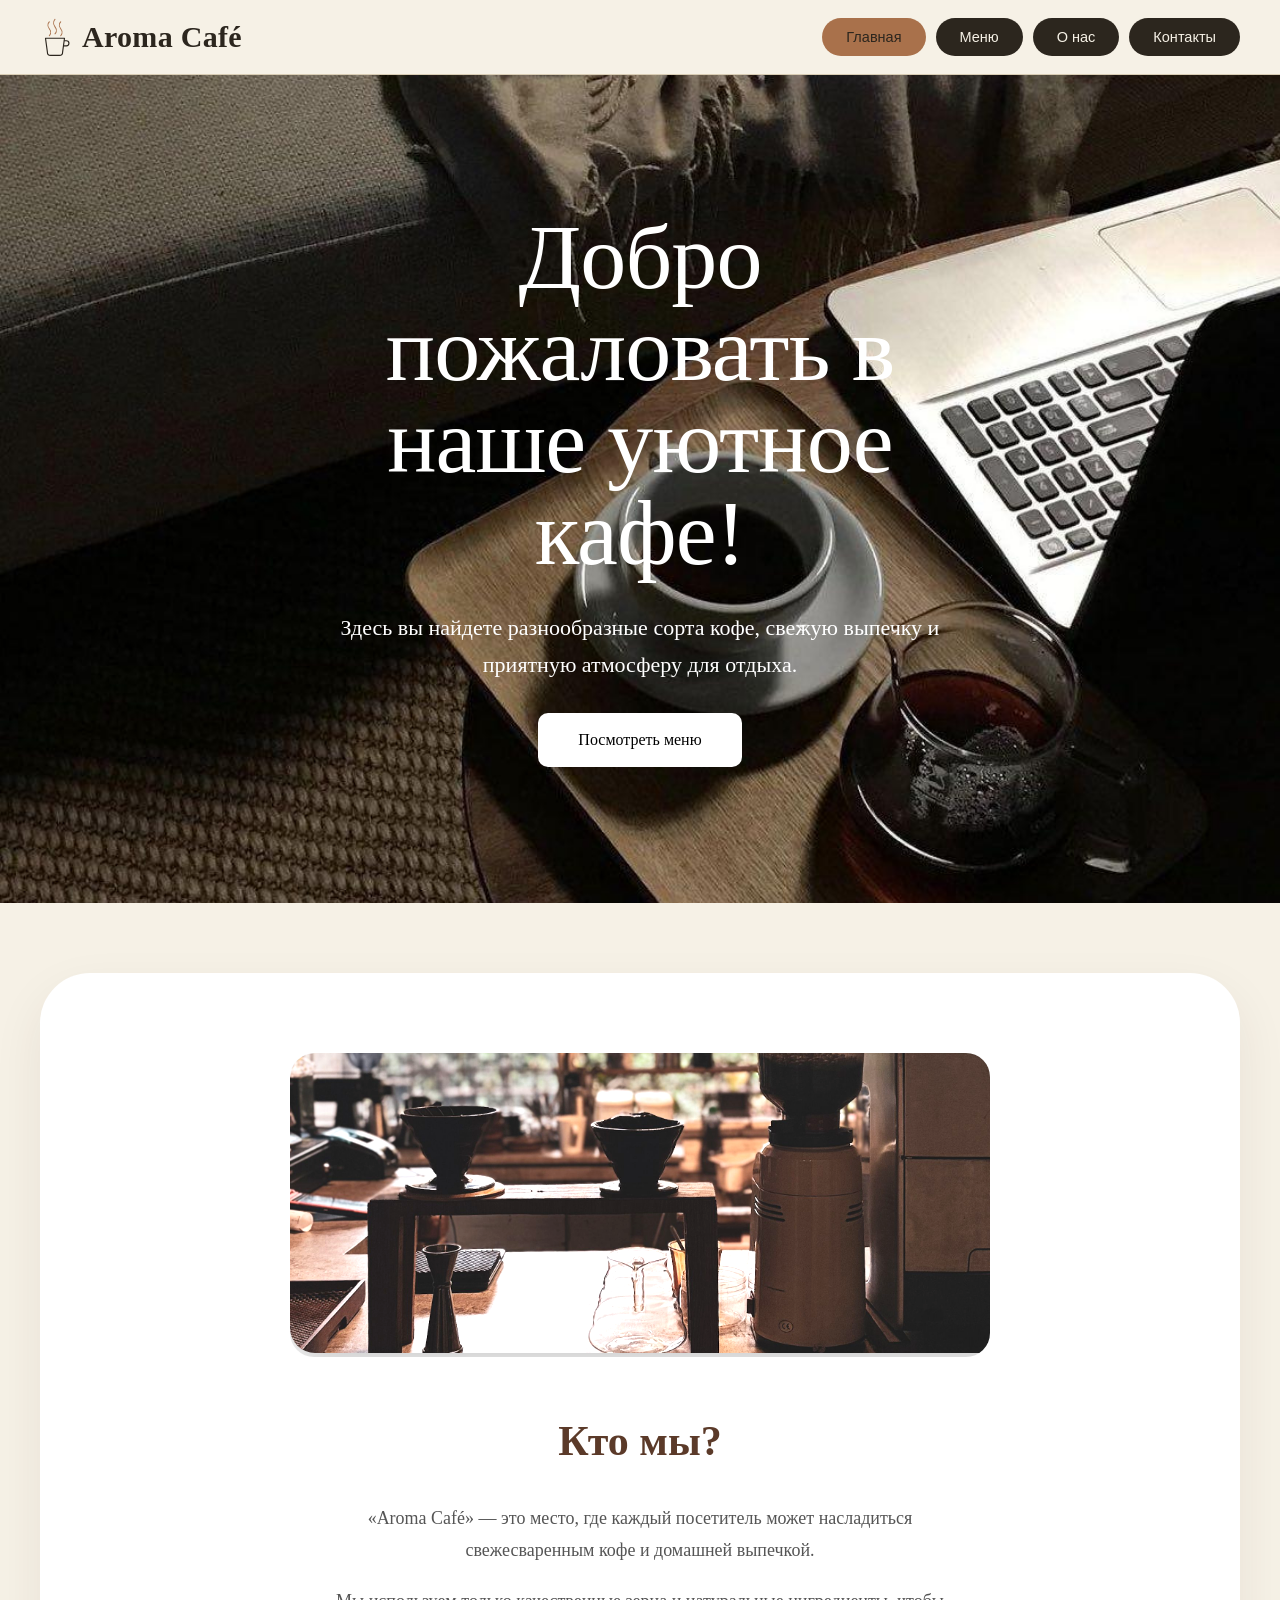
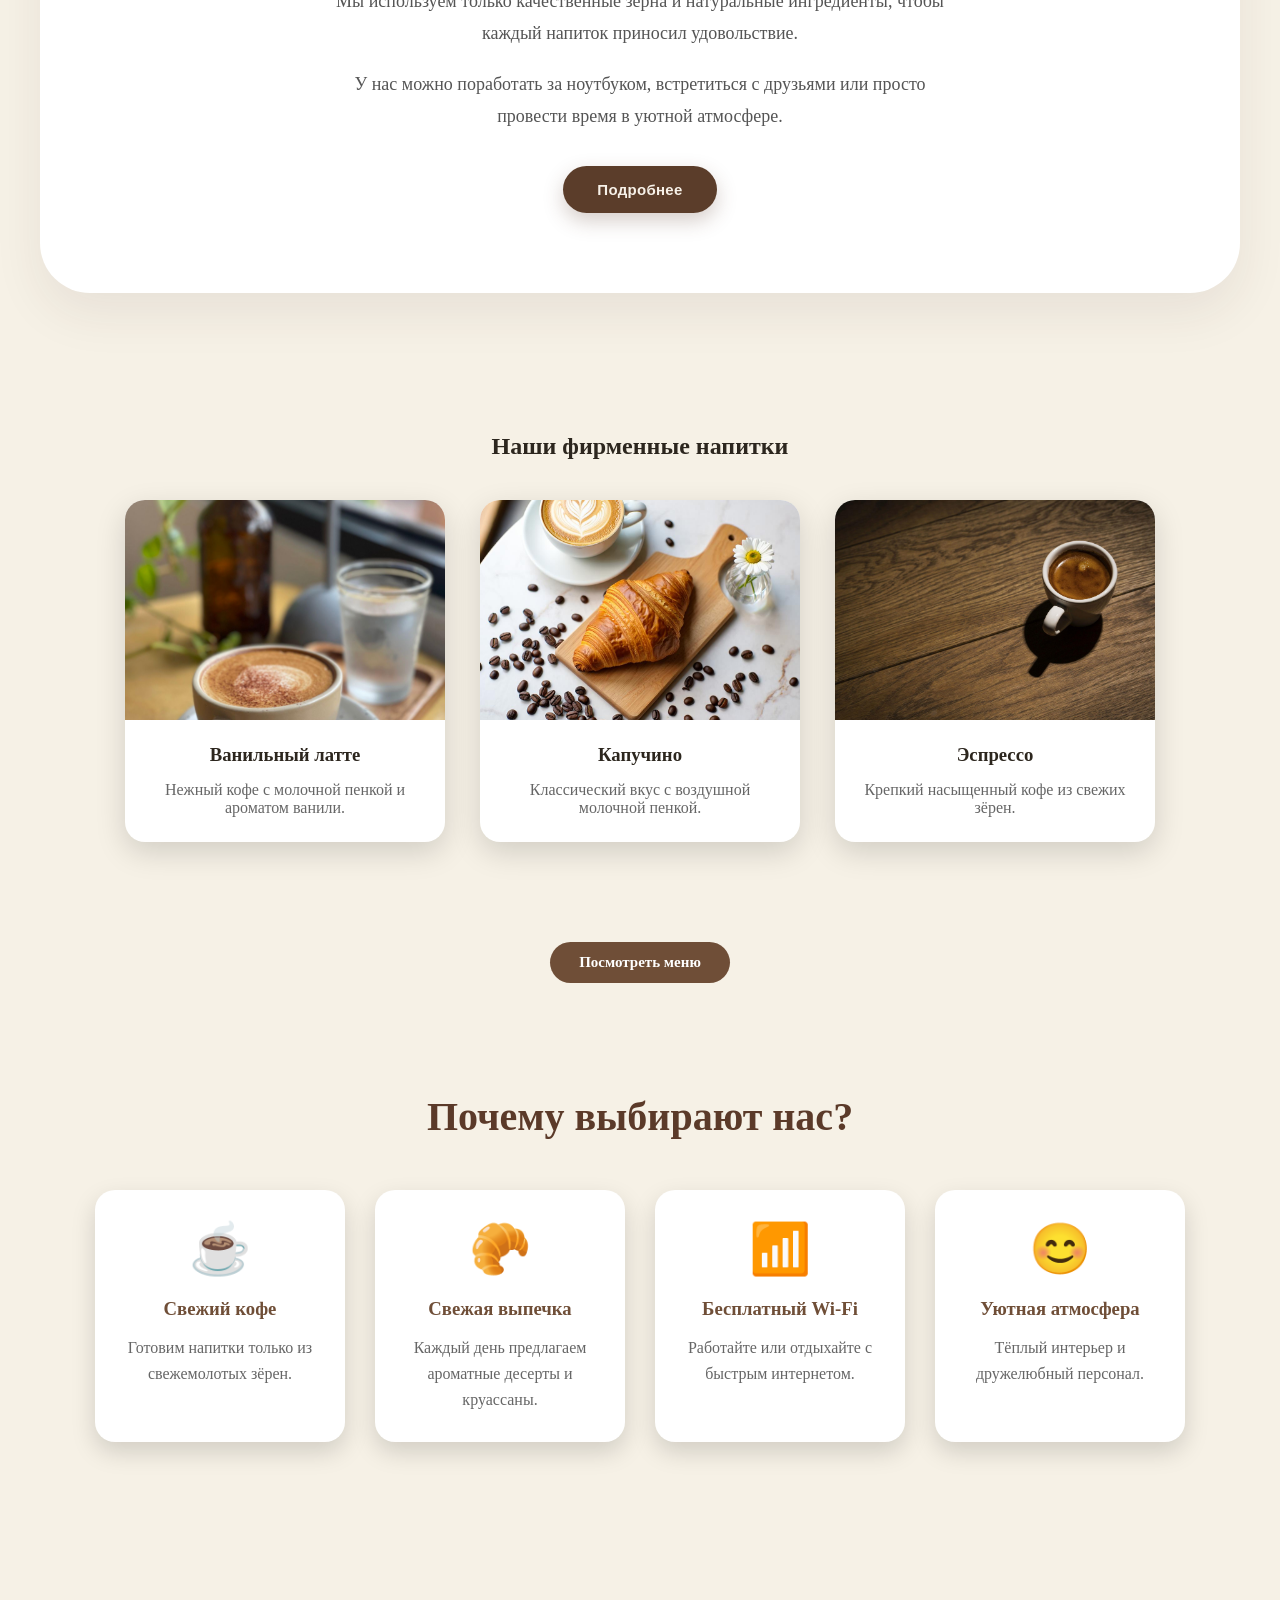
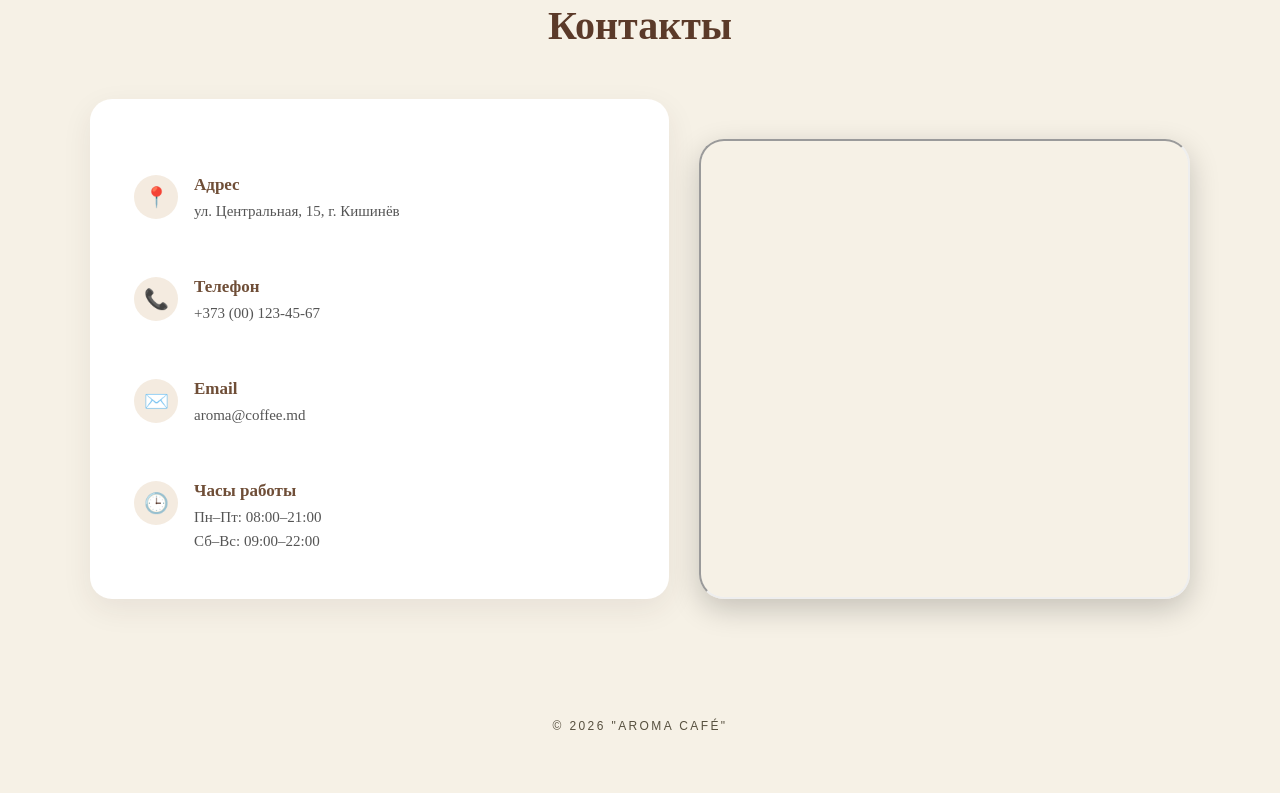
<file: index.html>
<!DOCTYPE html>
<html lang="ru">
<head>
    <meta charset="UTF-8">
    <meta name="viewport" content="width=device-width, initial-scale=1.0">
    <link rel="icon" type="image/svg+xmlns" href="./logomark.svg">
    <title>Главная</title>
    <link rel="stylesheet" href="style.css">
</head>
    <body>
         <header>
    <a href="#" class="brand">
      <svg viewBox="0 0 46 60" fill="none" xmlns="http://www.w3.org/2000/svg">
        <path d="M14 6C14 6 9 11 14 17C19 23 14 28 14 28" stroke="#a9714b" stroke-width="1.6" stroke-linecap="round"/>
        <path d="M23 2C23 2 18 8 23 14C28 20 23 25 23 25" stroke="#a9714b" stroke-width="1.6" stroke-linecap="round"/>
        <path d="M32 6C32 6 27 11 32 17C37 23 32 28 32 28" stroke="#a9714b" stroke-width="1.6" stroke-linecap="round"/>
        <path d="M8 32H38L35 54C35 56.7614 32.7614 59 30 59H16C13.2386 59 11 56.7614 11 54L8 32Z" stroke="#2c261e" stroke-width="1.8" stroke-linejoin="round"/>
        <path d="M38 36H41C43.2091 36 45 37.7909 45 40C45 42.2091 43.2091 44 41 44H36.5" stroke="#2c261e" stroke-width="1.8" stroke-linecap="round"/>
      </svg>
      <span>Aroma Сafé</span>
    </a>
    <nav>
      <a href="index.html" class="active">Главная</a>
      <a href="menu.html">Меню</a>
      <a href="about.html">О нас</a>
      <a href="contact.html">Контакты</a>
    </nav>
  </header>
 
        <main>
           <section class="hero">

    <div class="hero-content">
        <h1>Добро пожаловать в наше уютное кафе!</h1>

        <p>
            Здесь вы найдете разнообразные сорта кофе,
            свежую выпечку и приятную атмосферу
            для отдыха.
        </p>

        <a href="menu.html" class="hero-btn">
            Посмотреть меню
        </a>
    </div>

    <div class="hero-image">
        <img src="photo 4.jpeg" alt="Кофе">
    </div>

</section>
            
            <section class="abouting">
                <div class="about-image">
        <img src="photo coffeini.jpg"  alt="Наша кофейня">
    </div>
    <div class="about-text">
        <h2>Кто мы?</h2>
        <p>«Aroma Сafé» — это место, где каждый посетитель может насладиться свежесваренным кофе и домашней выпечкой.</p>
        <p> Мы используем только качественные зерна и натуральные ингредиенты, чтобы каждый напиток приносил удовольствие.</p>
        <p> У нас можно поработать за ноутбуком, встретиться с друзьями или просто провести время в уютной атмосфере.</p>
        <a href="about.html" class="button">Подробнее</a>
    </div>
</section>
            <section class="specials">
    <h2>Наши фирменные напитки</h2>

    <div class="cards">

        <div class="card">
            <img src="photo 2.jpeg" alt="Латте">
            <h3>Ванильный латте</h3>
            <p>Нежный кофе с молочной пенкой и ароматом ванили.</p>
        </div>

        <div class="card">
            <img src="photo.jpeg" alt="Капучино">
            <h3>Капучино</h3>
            <p>Классический вкус с воздушной молочной пенкой.</p>
        </div>

        <div class="card">
            <img src="photo 3.jpeg" alt="Эспрессо">
            <h3>Эспрессо</h3>
            <p>Крепкий насыщенный кофе из свежих зёрен.</p>
        </div>

    </div>
</section>
 <a href="menu.html" class="buttons">Посмотреть меню</a>
           <section class="advantages">
    <h2>Почему выбирают нас?</h2>

    <div class="advantages-container">

        <div class="advantage-card">
            <div class="icon">☕</div>
            <h3>Свежий кофе</h3>
            <p>Готовим напитки только из свежемолотых зёрен.</p>
        </div>

        <div class="advantage-card">
            <div class="icon">🥐</div>
            <h3>Свежая выпечка</h3>
            <p>Каждый день предлагаем ароматные десерты и круассаны.</p>
        </div>

        <div class="advantage-card">
            <div class="icon">📶</div>
            <h3>Бесплатный Wi-Fi</h3>
            <p>Работайте или отдыхайте с быстрым интернетом.</p>
        </div>

        <div class="advantage-card">
            <div class="icon">😊</div>
            <h3>Уютная атмосфера</h3>
            <p>Тёплый интерьер и дружелюбный персонал.</p>
        </div>

    </div>
</section>
            <section class="contacts">
    <h2>Контакты</h2>

    <div class="contact-container">
        <div class="contact-card">
            <div class="contact-item">
                <span>📍</span>
                <div>
                    <h3>Адрес</h3>
                    <p>ул. Центральная, 15, г. Кишинёв</p>
                </div>
            </div>
            <div class="contact-item">
                <span>📞</span>
                <div>
                    <h3>Телефон</h3>
                    <p>+373 (00) 123-45-67</p>
                </div>
            </div>
            <div class="contact-item">
                <span>✉️</span>
                <div>
                    <h3>Email</h3>
                    <p>aroma@coffee.md</p>
                </div>
            </div>
            <div class="contact-item">
                <span>🕒</span>
                <div>
                    <h3>Часы работы</h3>
                    <p>
                        Пн–Пт: 08:00–21:00<br>
                        Сб–Вс: 09:00–22:00
                    </p>
                    
                </div>
            </div>
</div>
        <div class="map">
    <iframe src="https://www.google.com/maps/embed?pb=!1m14!1m12!1m3!1d10874.224005740363!2d28.87950883563349!3d47.04894262319105!2m3!1f0!2f0!3f0!3m2!1i1024!2i768!4f13.1!5e0!3m2!1sru!2s!4v1784587267596!5m2!1sru!2s" 
    width="400" 
    height="300" s
    tyle="border:0;" 
    allowfullscreen="" 
    loading="lazy" 
    referrerpolicy="strict-origin-when-cross-origin"></iframe>
</div>
    </div>
</section>
        </main>
       <footer>© 2026 "Aroma Сafé"</footer>
</body>
</html>
</file>
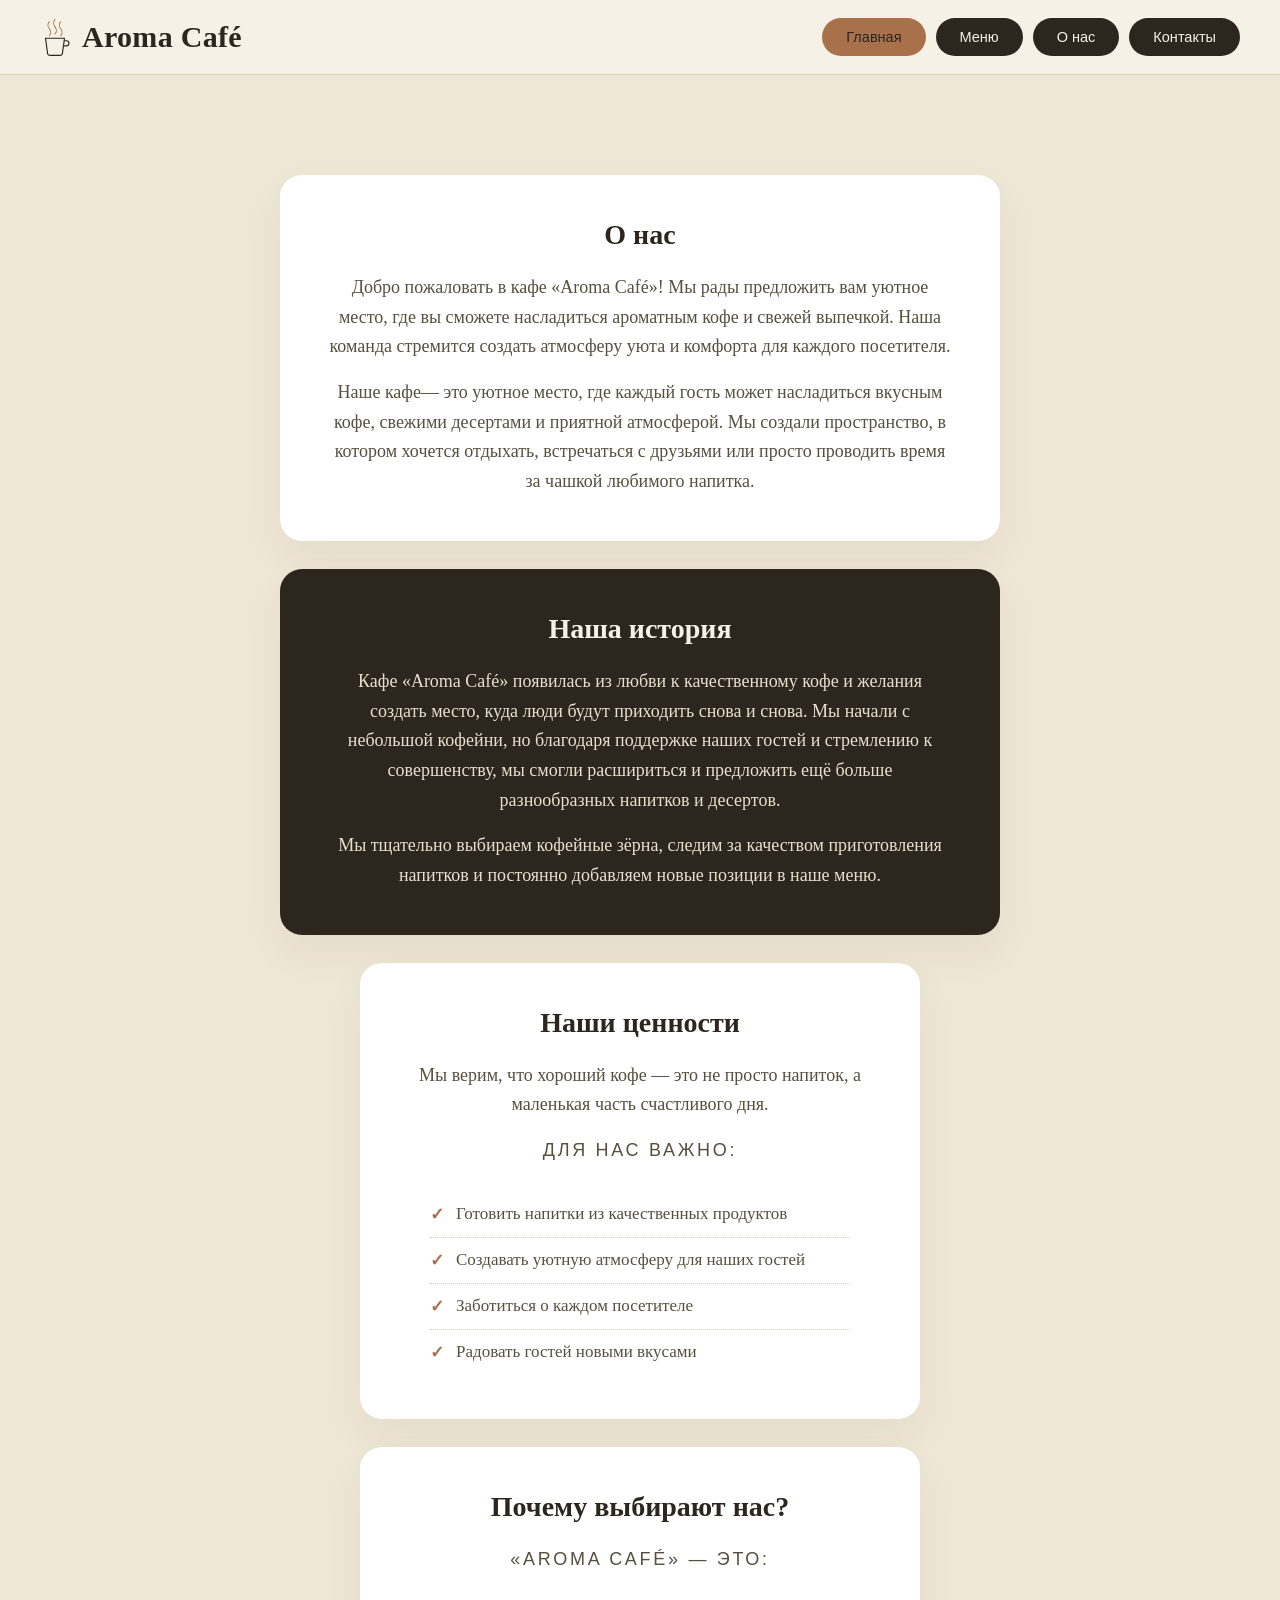
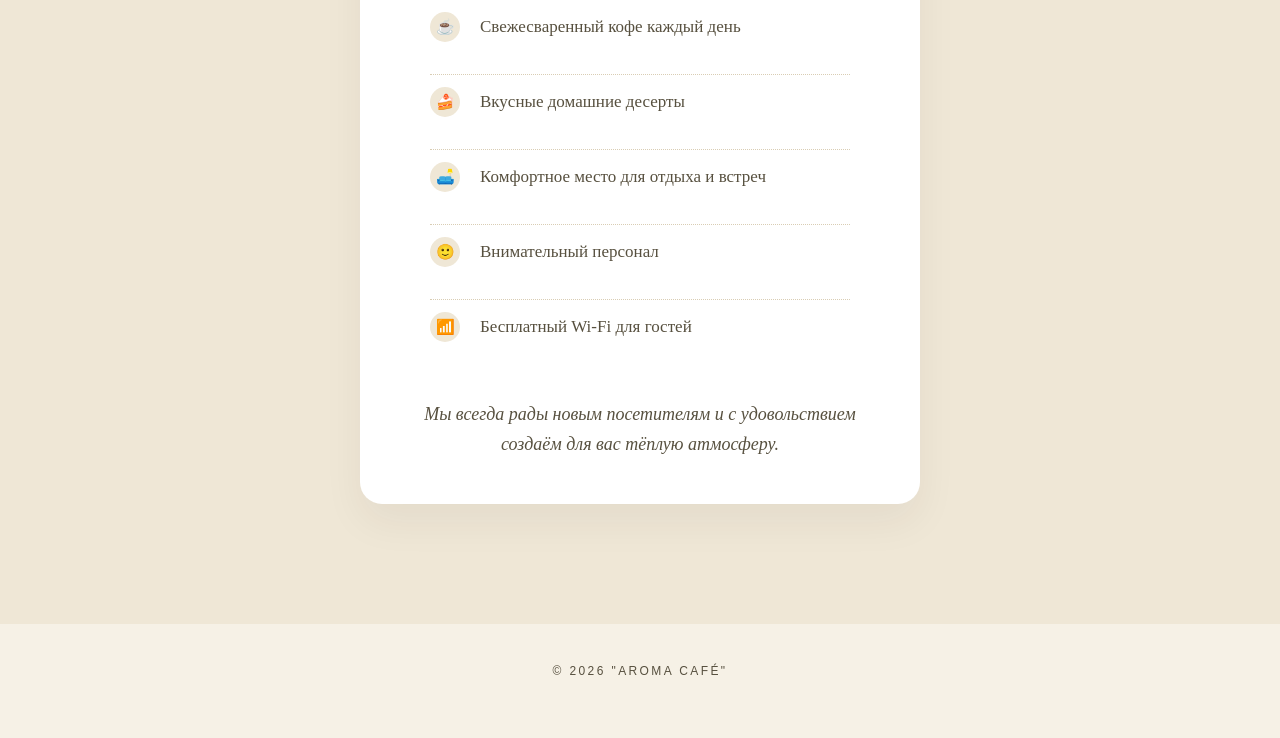
<file: about.html>
<!DOCTYPE html>
<html lang="ru">
    <head>
    <meta charset="UTF-8">
    <meta name="viewport" content="width=device-width, initial-scale=1.0">
     <link rel="icon" type="image/svg+xmlns" href="./logomark.svg">
    <title>О кафе  </title>
    <link rel="stylesheet" href="style.css">
</head>
<body>
   <header>
    <a href="#" class="brand">
      <svg viewBox="0 0 46 60" fill="none" xmlns="http://www.w3.org/2000/svg">
        <path d="M14 6C14 6 9 11 14 17C19 23 14 28 14 28" stroke="#a9714b" stroke-width="1.6" stroke-linecap="round"/>
        <path d="M23 2C23 2 18 8 23 14C28 20 23 25 23 25" stroke="#a9714b" stroke-width="1.6" stroke-linecap="round"/>
        <path d="M32 6C32 6 27 11 32 17C37 23 32 28 32 28" stroke="#a9714b" stroke-width="1.6" stroke-linecap="round"/>
        <path d="M8 32H38L35 54C35 56.7614 32.7614 59 30 59H16C13.2386 59 11 56.7614 11 54L8 32Z" stroke="#2c261e" stroke-width="1.8" stroke-linejoin="round"/>
        <path d="M38 36H41C43.2091 36 45 37.7909 45 40C45 42.2091 43.2091 44 41 44H36.5" stroke="#2c261e" stroke-width="1.8" stroke-linecap="round"/>
      </svg>
      <span>Aroma Сafé</span>
    </a>
    <nav>
      <a href="index.html" class="active">Главная</a>
      <a href="menu.html">Меню</a>
      <a href="about.html">О нас</a>
      <a href="contact.html">Контакты</a>
    </nav>
  </header>
        <main>
            <section class="about-section" id="about">
    <div class="about-wrap">
 
      <div class="about-card">
<h2>О нас</h2>
        <p>Добро пожаловать в кафе «Aroma Сafé»! Мы рады предложить вам уютное место, где вы сможете насладиться ароматным кофе и свежей выпечкой. Наша команда стремится создать атмосферу уюта и комфорта для каждого посетителя.</p>
<p>Наше кафе— это уютное место, где каждый гость может насладиться вкусным кофе, свежими десертами и приятной атмосферой. Мы создали пространство, в котором хочется отдыхать, встречаться с друзьями или просто проводить время за чашкой любимого напитка.</p>
      </div>
 
      <div class="about-card dark">
<h2>Наша история</h2>
        <p>Кафе «Aroma Сafé» появилась из любви к качественному кофе и желания создать место, куда люди будут приходить снова и снова. Мы начали с небольшой кофейни, но благодаря поддержке наших гостей и стремлению к совершенству, мы смогли расшириться и предложить ещё больше разнообразных напитков и десертов.</p>
        <p>Мы тщательно выбираем кофейные зёрна, следим за качеством приготовления напитков и постоянно добавляем новые позиции в наше меню.</p>
      </div>
 
      <div class="about-card narrow">
<h2>Наши ценности</h2>
        <p class="about-lead">Мы верим, что хороший кофе — это не просто напиток, а маленькая часть счастливого дня.</p>
        <p class="about-sub">Для нас важно:</p>
        <ul class="check-list">
          <li><span class="mark">✓</span> Готовить напитки из качественных продуктов</li>
          <li><span class="mark">✓</span> Создавать уютную атмосферу для наших гостей</li>
          <li><span class="mark">✓</span> Заботиться о каждом посетителе</li>
          <li><span class="mark">✓</span> Радовать гостей новыми вкусами</li>
    </ul>
      </div>
 
      <div class="about-card narrow">
    <h2>Почему выбирают нас?</h2>
        <p class="about-sub">«Aroma Сafé» — это:</p>
        <ul class="perk-list">
          <li><span class="icon">☕</span> Свежесваренный кофе каждый день</li>
          <li><span class="icon">🍰</span> Вкусные домашние десерты</li>
          <li><span class="icon">🛋️</span> Комфортное место для отдыха и встреч</li>
          <li><span class="icon">🙂</span> Внимательный персонал</li>
          <li><span class="icon">📶</span> Бесплатный Wi-Fi для гостей</li>
        </ul>
        <p class="about-closing">Мы всегда рады новым посетителям и с удовольствием создаём для вас тёплую атмосферу.</p>
      </div>
 
    </div>
</section>
</main>
<footer>© 2026 "Aroma Сafé"</footer>
</body>
</html>
</file>
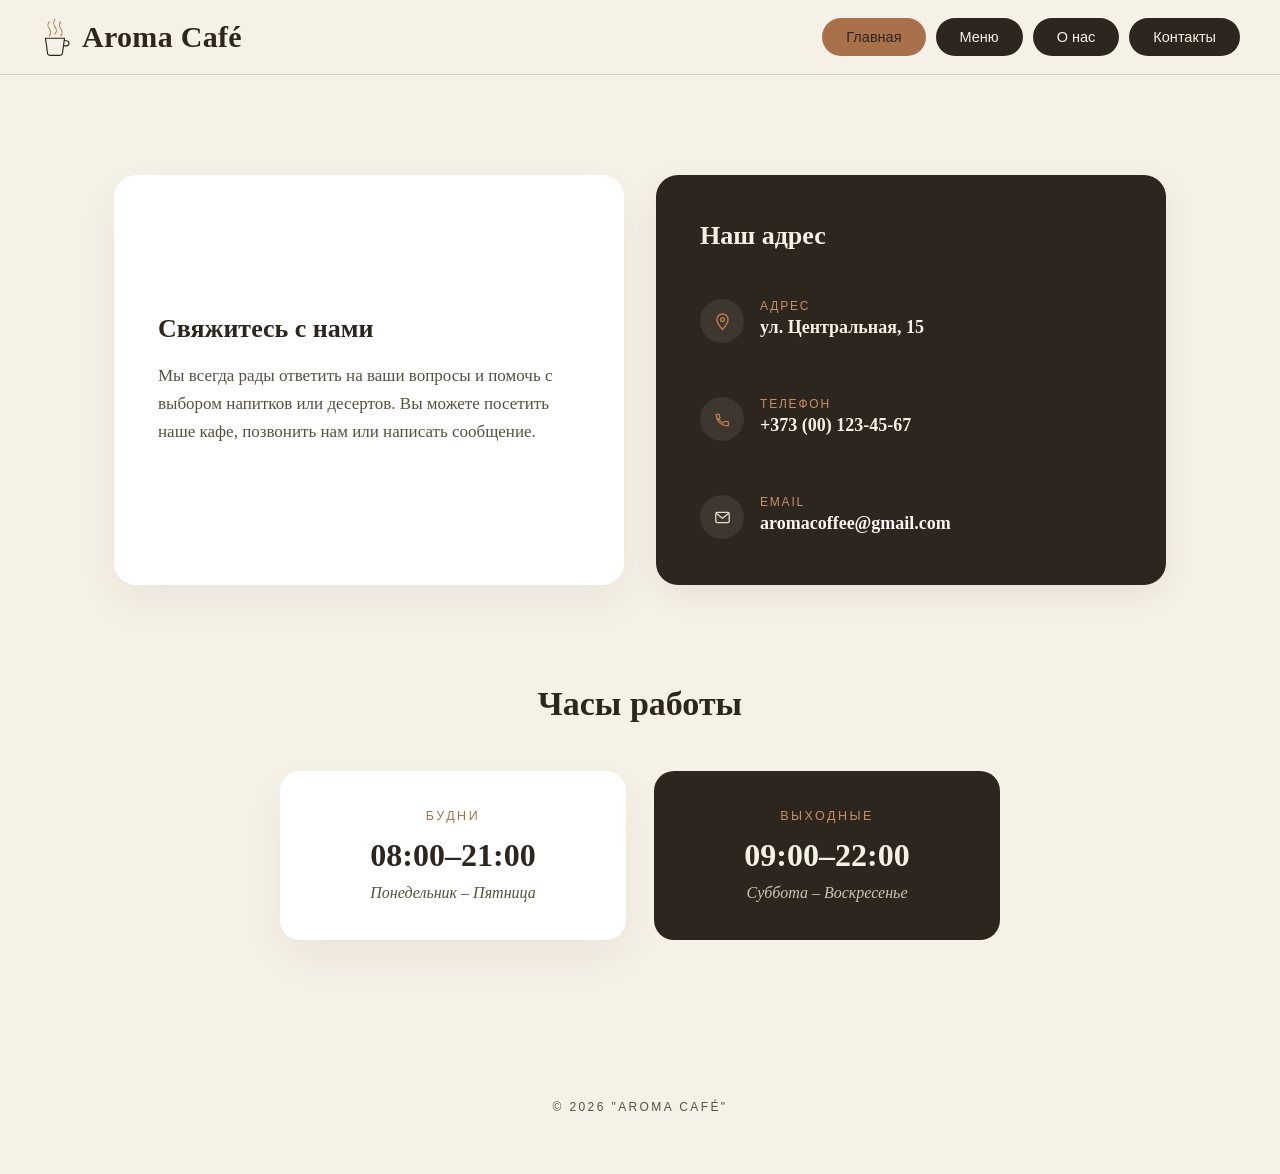
<file: contact.html>
<!DOCTYPE html>
<html lang="ru">    
    <head>
    <meta charset="UTF-8">
    <meta name="viewport" content="width=device-width, initial-scale=1.0">
     <link rel="icon" type="image/svg+xmlns" href="./logomark.svg">
    <title>Контакты</title>
    <link rel="stylesheet" href="style.css">
</head>
<body>
    <header>
    <a href="#" class="brand">
      <svg viewBox="0 0 46 60" fill="none" xmlns="http://www.w3.org/2000/svg">
        <path d="M14 6C14 6 9 11 14 17C19 23 14 28 14 28" stroke="#a9714b" stroke-width="1.6" stroke-linecap="round"/>
        <path d="M23 2C23 2 18 8 23 14C28 20 23 25 23 25" stroke="#a9714b" stroke-width="1.6" stroke-linecap="round"/>
        <path d="M32 6C32 6 27 11 32 17C37 23 32 28 32 28" stroke="#a9714b" stroke-width="1.6" stroke-linecap="round"/>
        <path d="M8 32H38L35 54C35 56.7614 32.7614 59 30 59H16C13.2386 59 11 56.7614 11 54L8 32Z" stroke="#2c261e" stroke-width="1.8" stroke-linejoin="round"/>
        <path d="M38 36H41C43.2091 36 45 37.7909 45 40C45 42.2091 43.2091 44 41 44H36.5" stroke="#2c261e" stroke-width="1.8" stroke-linecap="round"/>
      </svg>
      <span>Aroma Сafé</span>
    </a>
    <nav>
      <a href="index.html" class="active">Главная</a>
      <a href="menu.html">Меню</a>
      <a href="about.html">О нас</a>
      <a href="contact.html">Контакты</a>
    </nav>
  </header>
        <main>
             <section class="contact-section" id="contacts">
    <div class="contact-grid">
 
      <div class="contact-card light">
        <h2>Свяжитесь с нами</h2>
        <p>Мы всегда рады ответить на ваши вопросы и помочь с выбором напитков или десертов. Вы можете посетить наше кафе, позвонить нам или написать сообщение.</p>
      </div>
 
      <div class="contact-card dark">
        <h2>Наш адрес</h2>
 
        <div class="contact-item">
          <span class="icon-badge">
            <svg viewBox="0 0 24 24" fill="none" xmlns="http://www.w3.org/2000/svg">
              <path d="M12 22s7-7.58 7-12.5A7 7 0 0 0 5 9.5C5 14.42 12 22 12 22Z" stroke="#c47a4a" stroke-width="1.8" stroke-linejoin="round"/>
              <circle cx="12" cy="9.5" r="2.4" stroke="#c47a4a" stroke-width="1.8"/>
            </svg>
          </span>
          <div>
            <div class="label">Адрес</div>
            <div class="value">ул. Центральная, 15</div>
          </div>
        </div>
 
        <div class="contact-item">
          <span class="icon-badge">
            <svg viewBox="0 0 24 24" fill="none" xmlns="http://www.w3.org/2000/svg">
              <path d="M6.6 10.5c1.2 2.4 3.5 4.7 5.9 5.9l2-2c.25-.25.6-.33.92-.2 1 .35 2.08.54 3.18.54.5 0 .9.4.9.9V19c0 .5-.4.9-.9.9C10.1 19.9 4.1 13.9 4.1 6.4c0-.5.4-.9.9-.9h2.3c.5 0 .9.4.9.9 0 1.1.19 2.18.54 3.18.12.32.05.68-.2.92l-1.98 2Z" stroke="#c47a4a" stroke-width="1.6" stroke-linejoin="round"/>
            </svg>
          </span>
          <div>
            <div class="label">Телефон</div>
            <div class="value">+373 (00) 123-45-67</div>
          </div>
        </div>
 
        <div class="contact-item">
          <span class="icon-badge">
            <svg viewBox="0 0 24 24" fill="none" xmlns="http://www.w3.org/2000/svg">
              <rect x="3.5" y="5.5" width="17" height="13" rx="2" stroke="#e7dfd0" stroke-width="1.6"/>
              <path d="M4.5 7l7.5 6 7.5-6" stroke="#e7dfd0" stroke-width="1.6" stroke-linecap="round" stroke-linejoin="round"/>
            </svg>
          </span>
          <div>
            <div class="label">Email</div>
            <div class="value"><a href="mailto:aromacoffee@gmail.com">aromacoffee@gmail.com</a></div>
          </div>
        </div>
      </div>
 
    </div>
  </section>
 
  <section class="hours-section">
    <h2>Часы работы</h2>
    <div class="hours-grid">
      <div class="hours-card light">
        <div class="label">Будни</div>
        <div class="time">08:00–21:00</div>
        <div class="days">Понедельник – Пятница</div>
      </div>
      <div class="hours-card dark">
        <div class="label">Выходные</div>
        <div class="time">09:00–22:00</div>
        <div class="days">Суббота – Воскресенье</div>
      </div>
    </div>
  </section>
 
</main>
<footer>© 2026 "Aroma Сafé"</footer>
</body>
</html>
</file>
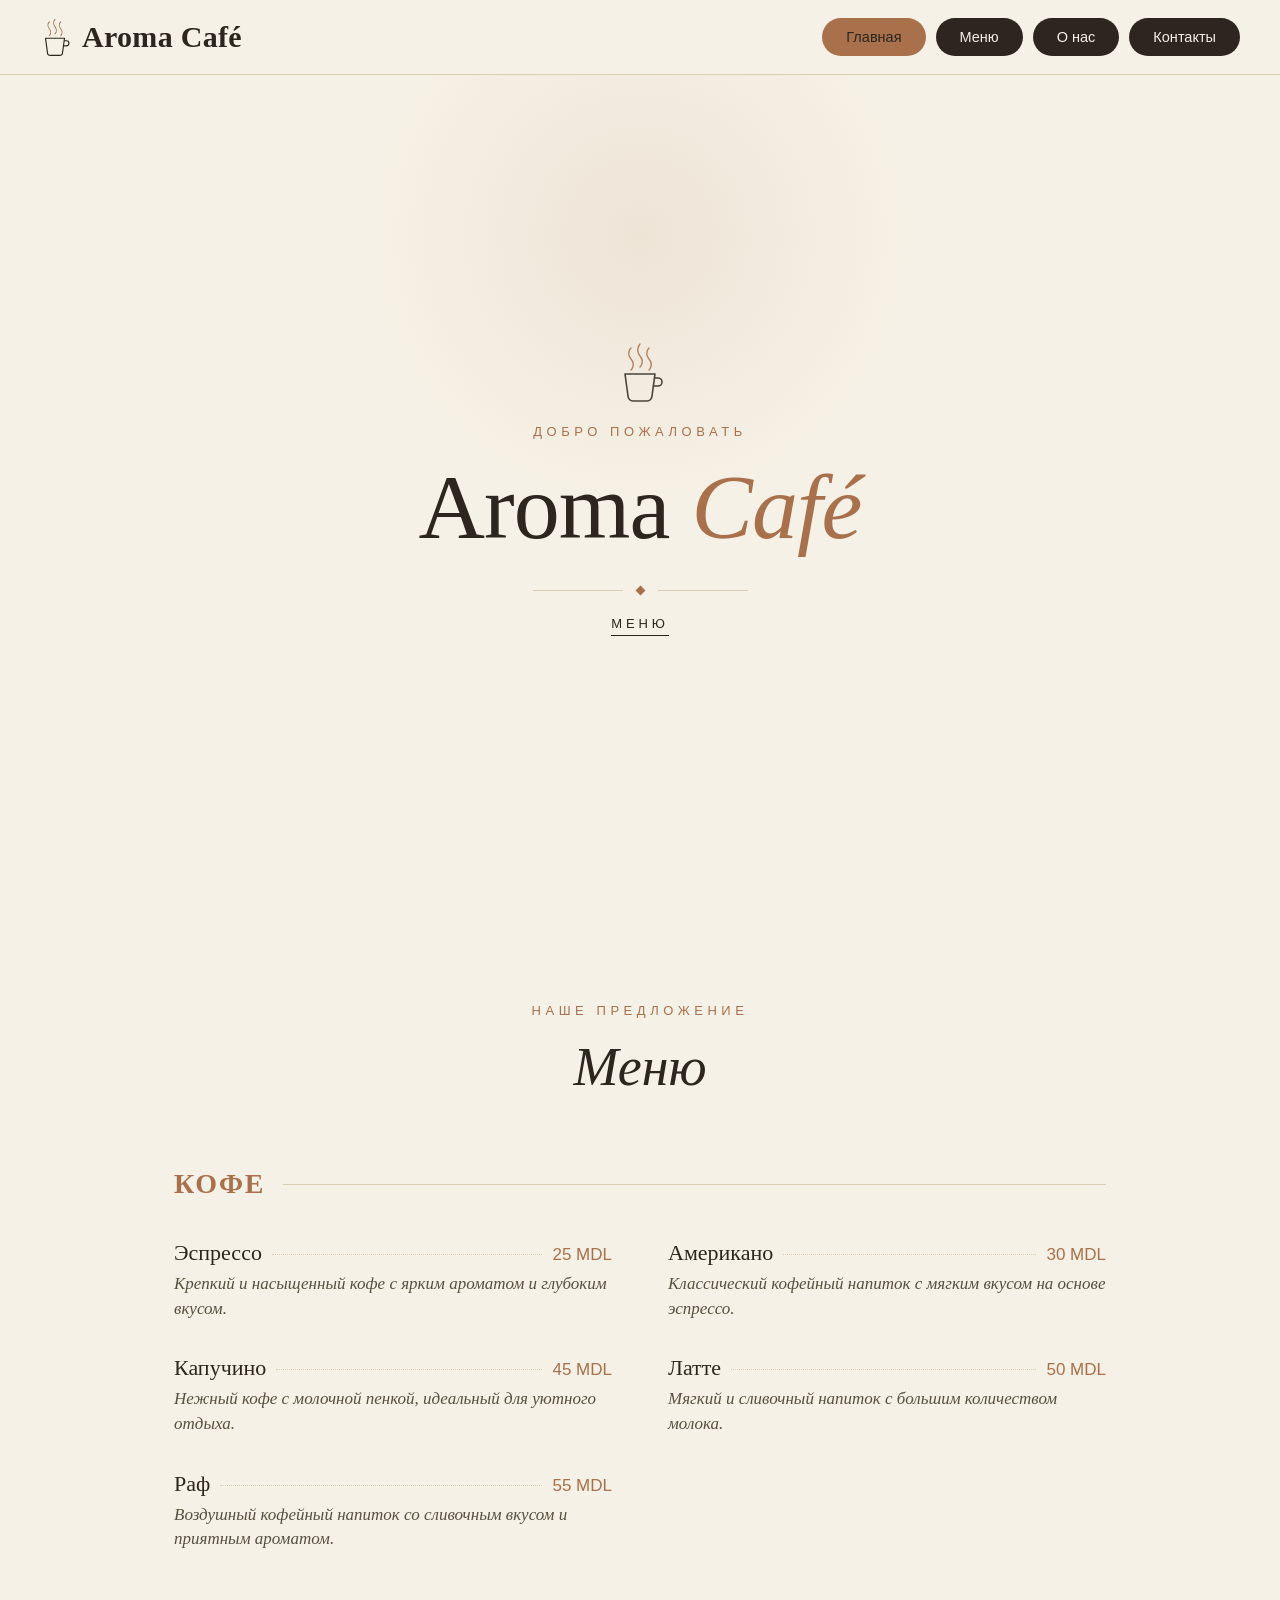
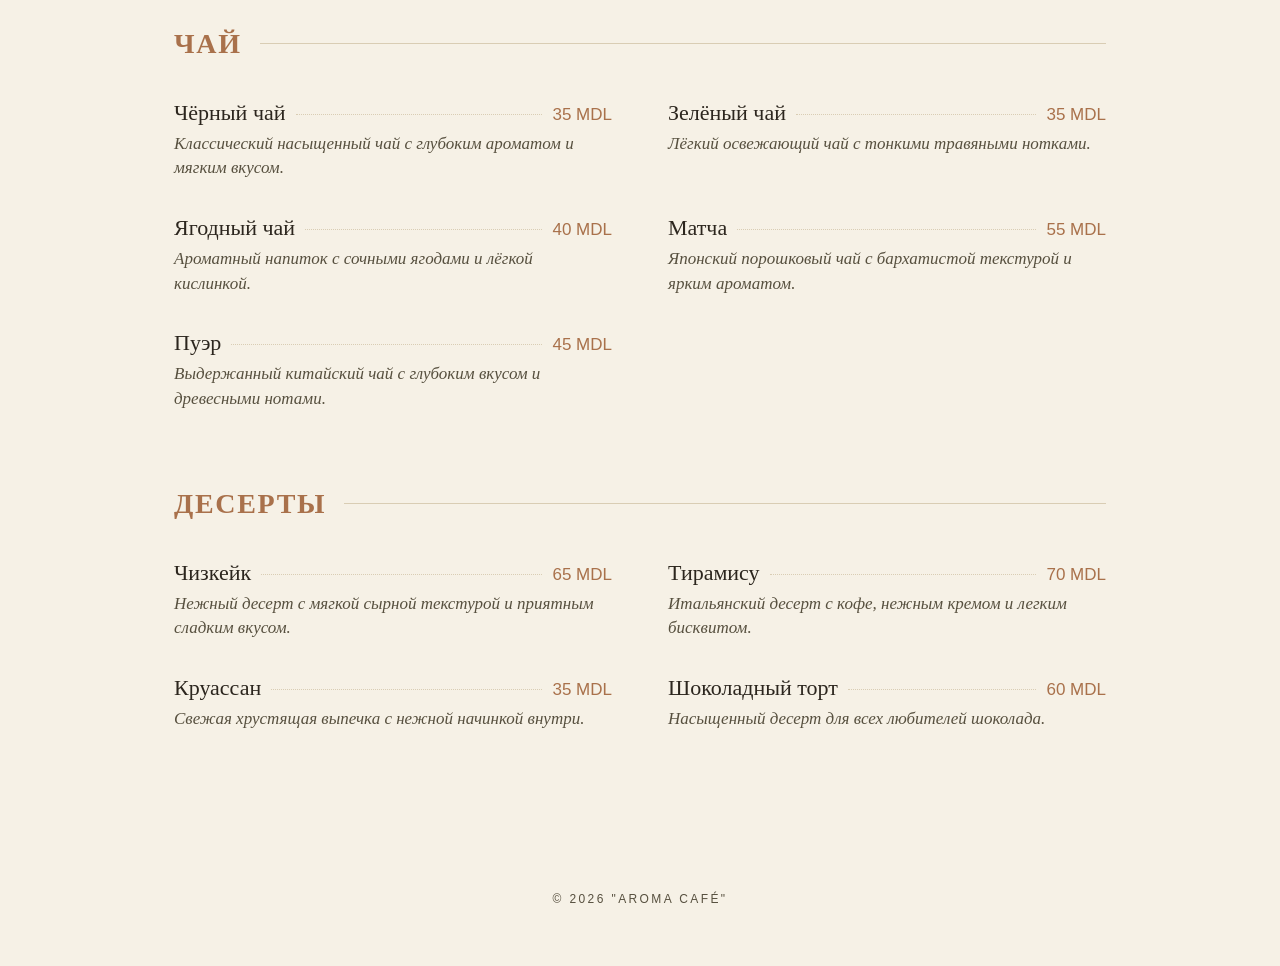
<file: menu.html>
<!DOCTYPE html>
<html lang="ru">
<head>
    <meta charset="UTF-8">
    <meta name="viewport" content="width=device-width, initial-scale=1.0">
     <link rel="icon" type="image/svg+xmlns" href="./logomark.svg">
    <title>Меню </title>
    <link rel="stylesheet" href="style.css">
</head>
<body>
<header>
    <a href="#" class="brand">
      <svg viewBox="0 0 46 60" fill="none" xmlns="http://www.w3.org/2000/svg">
        <path d="M14 6C14 6 9 11 14 17C19 23 14 28 14 28" stroke="#a9714b" stroke-width="1.6" stroke-linecap="round"/>
        <path d="M23 2C23 2 18 8 23 14C28 20 23 25 23 25" stroke="#a9714b" stroke-width="1.6" stroke-linecap="round"/>
        <path d="M32 6C32 6 27 11 32 17C37 23 32 28 32 28" stroke="#a9714b" stroke-width="1.6" stroke-linecap="round"/>
        <path d="M8 32H38L35 54C35 56.7614 32.7614 59 30 59H16C13.2386 59 11 56.7614 11 54L8 32Z" stroke="#2c261e" stroke-width="1.8" stroke-linejoin="round"/>
        <path d="M38 36H41C43.2091 36 45 37.7909 45 40C45 42.2091 43.2091 44 41 44H36.5" stroke="#2c261e" stroke-width="1.8" stroke-linecap="round"/>
      </svg>
      <span>Aroma Сafé</span>
    </a>
    <nav>
      <a href="index.html" class="active">Главная</a>
      <a href="menu.html">Меню</a>
      <a href="about.html">О нас</a>
      <a href="contact.html">Контакты</a>
    </nav>
  </header>
  <section class="hero">
    <svg class="steam" viewBox="0 0 46 60" fill="none" xmlns="http://www.w3.org/2000/svg">
      <path d="M14 6C14 6 9 11 14 17C19 23 14 28 14 28" stroke="#a9714b" stroke-width="1.4" stroke-linecap="round"/>
      <path d="M23 2C23 2 18 8 23 14C28 20 23 25 23 25" stroke="#a9714b" stroke-width="1.4" stroke-linecap="round"/>
      <path d="M32 6C32 6 27 11 32 17C37 23 32 28 32 28" stroke="#a9714b" stroke-width="1.4" stroke-linecap="round"/>
      <path d="M8 32H38L35 54C35 56.7614 32.7614 59 30 59H16C13.2386 59 11 56.7614 11 54L8 32Z" stroke="#2c261e" stroke-width="1.6" stroke-linejoin="round"/>
      <path d="M38 36H41C43.2091 36 45 37.7909 45 40C45 42.2091 43.2091 44 41 44H36.5" stroke="#2c261e" stroke-width="1.6" stroke-linecap="round"/>
    </svg> 

    <div class="eyebrow">Добро пожаловать</div>
    <h1>Aroma <em>Сafé</em></h1>

    <div class="divider">
      <span class="bar"></span>
      <span class="diamond"></span>
      <span class="bar"></span>
    </div>

    <a href="#menu" class="menu-link">Меню</a>
  </section>

  <section class="menu-section" id="menu">
    <div class="menu-header">
      <div class="eyebrow">Наше предложение</div>
      <h2>Меню </h2>
    </div>

    <div class="category">
      <div class="category-title">
        <h3>Кофе</h3>
        <span class="rule"></span>
      </div>
      <div class="items">
        <div class="item">
          <div class="item-top">
            <span class="item-name">Эспрессо</span>
            <span class="item-leader"></span>
            <span class="item-price">25 MDL</span>
          </div>
          <p class="item-desc">Крепкий и насыщенный кофе с ярким ароматом и глубоким вкусом.</p>
        </div>
        <div class="item">
          <div class="item-top">
            <span class="item-name">Американо</span>
            <span class="item-leader"></span>
            <span class="item-price">30 MDL</span>
          </div>
          <p class="item-desc">Классический кофейный напиток с мягким вкусом на основе эспрессо.</p>
        </div>
        <div class="item">
          <div class="item-top">
            <span class="item-name">Капучино</span>
            <span class="item-leader"></span>
            <span class="item-price">45 MDL</span>
          </div>
          <p class="item-desc">Нежный кофе с молочной пенкой, идеальный для уютного отдыха.</p>
        </div>
        <div class="item">
          <div class="item-top">
            <span class="item-name">Латте</span>
            <span class="item-leader"></span>
            <span class="item-price">50 MDL</span>
          </div>
          <p class="item-desc">Мягкий и сливочный напиток с большим количеством молока.</p>
        </div>
        <div class="item">
          <div class="item-top">
            <span class="item-name">Раф</span>
            <span class="item-leader"></span>
            <span class="item-price">55 MDL</span>
          </div>
          <p class="item-desc">Воздушный кофейный напиток со сливочным вкусом и приятным ароматом.</p>
        </div>
      </div>
    </div>

    

    <div class="category">
      <div class="category-title">
        <h3>Чай</h3>
        <span class="rule"></span>
      </div>
      <div class="items">
        <div class="item">
          <div class="item-top">
            <span class="item-name">Чёрный чай</span>
            <span class="item-leader"></span>
            <span class="item-price">35 MDL</span>
          </div>
          <p class="item-desc">Классический насыщенный чай с глубоким ароматом и мягким вкусом.</p>
        </div>
        <div class="item">
          <div class="item-top">
            <span class="item-name">Зелёный чай</span>
            <span class="item-leader"></span>
            <span class="item-price">35 MDL</span>
          </div>
          <p class="item-desc">Лёгкий освежающий чай с тонкими травяными нотками.</p>
        </div>
        <div class="item">
          <div class="item-top">
            <span class="item-name">Ягодный чай</span>
            <span class="item-leader"></span>
            <span class="item-price">40 MDL</span>
          </div>
          <p class="item-desc">Ароматный напиток с сочными ягодами и лёгкой кислинкой.</p>
        </div>
        <div class="item">
          <div class="item-top">
            <span class="item-name">Матча</span>
            <span class="item-leader"></span>
            <span class="item-price">55 MDL</span>
          </div>
          <p class="item-desc">Японский порошковый чай с бархатистой текстурой и ярким ароматом.</p>
        </div>
        <div class="item">
          <div class="item-top">
            <span class="item-name">Пуэр</span>
            <span class="item-leader"></span>
            <span class="item-price">45 MDL</span>
          </div>
          <p class="item-desc">Выдержанный китайский чай с глубоким вкусом и древесными нотами.</p>
        </div>
      </div>
    </div>
    <div class="category">
      <div class="category-title">
        <h3>Десерты</h3>
        <span class="rule"></span>
      </div>
      <div class="items">
        <div class="item">
          <div class="item-top">
            <span class="item-name">Чизкейк</span>
            <span class="item-leader"></span>
            <span class="item-price">65 MDL</span>
          </div>
          <p class="item-desc">Нежный десерт с мягкой сырной текстурой и приятным сладким вкусом.</p>
        </div>
        <div class="item">
          <div class="item-top">
            <span class="item-name">Тирамису</span>
            <span class="item-leader"></span>
            <span class="item-price">70 MDL</span>
          </div>
          <p class="item-desc">Итальянский десерт с кофе, нежным кремом и легким бисквитом.</p>
        </div>
        <div class="item">
          <div class="item-top">
            <span class="item-name">Круассан</span>
            <span class="item-leader"></span>
            <span class="item-price">35 MDL</span>
          </div>
          <p class="item-desc">Свежая хрустящая выпечка с нежной начинкой внутри.</p>
        </div>
        <div class="item">
          <div class="item-top">
            <span class="item-name">Шоколадный торт</span>
            <span class="item-leader"></span>
            <span class="item-price">60 MDL</span>
          </div>
          <p class="item-desc">Насыщенный десерт для всех любителей шоколада.</p>
        </div>
      </div>
    </div>
  </section>

  <footer>© 2026 "Aroma Сafé"</footer>

</body>
</html>
</file>
<file: style.css>
body {
    font-family: Arial, sans-serif;
    background-color: #fbf9f7;
    color: #3b2416;
}
 header{
    position: sticky;
    top: 0;
    z-index: 50;
    display:flex;
    align-items:center;
    justify-content:space-between;
    gap: 24px;
    padding: 18px 40px;
    background: var(--cream);
    border-bottom: 1px solid var(--line);
  }
 
  .brand{
    display:flex;
    align-items:center;
    gap: 12px;
    text-decoration:none;
    color: var(--ink);
  }
  .brand svg{ width: 30px; height: 38px; flex-shrink: 0; }
  .brand span{
    font-family:'Playfair Display', serif;
    font-weight: 600;
    font-size: 30px;
    letter-spacing: 0.01em;
  }
 
  nav{
    display:flex;
    align-items:center;
    gap: 10px;
    flex-wrap: wrap;
  }
  nav a{
    font-family:'Jost', sans-serif;
    font-size: 14.5px;
    font-weight: 500;
    color: var(--cream);
    text-decoration:none;
    background: var(--ink);
    padding: 11px 24px;
    border-radius: 999px;
    transition: background .25s ease, color .25s ease;
    white-space: nowrap;
  }
  nav a:hover{ background: #46392a; }
  nav a.active{
    background: var(--copper);
    color: var(--ink);
  }
 
  @media (max-width: 720px){
    header{
      flex-direction: column;
      align-items: flex-start;
      padding: 16px 20px;
    }
    nav{ width: 100%; justify-content: flex-start; }
    nav a{ padding: 9px 16px; font-size: 13.5px; }
  }
.hero {
    min-height: 100vh;
    display: flex;
    align-items: center;
    padding-left: 100px;
    padding-top: 90px;
    position: relative;
    overflow: hidden;
}

.hero-image {
    position: absolute;
    width: 100%;
    height: 100%;
    top: 0;
    left: 0;
}

.hero-image img {
    width: 100%;
    height: 100%;
    object-fit: cover;
    object-position: center;
}

.hero-content {
    color: white;
    position: relative;
    z-index: 2;
    max-width: 650px;
}

.hero-content h1{

    font-size:65px;

    line-height:1.2;

}

.hero-content p{

    margin:30px 0;

    font-size:22px;

    line-height:1.7;

}
.hero-btn{

    display:inline-block;

    padding:18px 40px;

    background:white;

    color:black;

    border-radius:10px;

    text-decoration:none;

}

main {
    padding-top: 0px;
}
  .abouting {
  display: flex;
  flex-direction: column;
  gap: 24px; 
    background: var(--bg-card);
    max-width: 100px;
    border-radius: 32px;
    padding: 40px 40px 56px;
    box-shadow: 0 20px 50px rgba(62, 42, 32, 0.08);
}

.about-image {
  
  width: 100%;
  max-width: 700px;
  margin: 0 auto;   /* убрали 24px снизу — отступ теперь только через gap */
  border-radius: 24px;
  overflow: hidden;
}

.about-image img {
  width: 100%;
  height: 100%;
  object-fit: cover;
  object-position: center 60%;  /* сдвигаем фокус ниже, на стойку/кофе, а не на потолок */
  filter: brightness(1.15) saturate(1.1); /* немного светлее и теплее */
}

.about-text{
  text-align: center;
  flex:1;
}

.about-text h2{
  font-family: 'Fraunces', serif;
    font-weight: 600;
    font-size: clamp(28px, 4vw, 40px);
    color: var(--coffee-heading);
    margin: 0 0 28px;
    position: relative;
    display: inline-block;

}


.about-text h2::after{
  content: "";
    display: block;
    width: 46px;
    height: 3px;
    background: var(--coffee-btn);
    border-radius: 2px;
    margin: 14px auto 0;
    opacity: 0.6;
}

.about-text p{
  color: var(--coffee-body);
    font-size: 17px;
    line-height: 1.7;
    max-width: 640px;
    margin: 0 auto 18px;
  }

.about-text p:last-of-type{
  margin-bottom: 34px;
}

.button{
  display: inline-block;
  background: #5B3D2A;
  color: #F7F1E8;
  font-family: 'Nunito Sans', sans-serif;
  font-weight: 700;
  font-size: 15px;
  letter-spacing: 0.3px;
  text-decoration: none;
  padding: 15px 34px;
  border-radius: 999px;
  border: none;
  cursor: pointer;
  transition: background 0.25s ease, transform 0.25s ease, box-shadow 0.25s ease;
  box-shadow: 0 8px 20px rgba(91, 61, 42, 0.25);
}

.button:hover{
  background: #452D1E;
  transform: translateY(-2px);
  box-shadow: 0 12px 26px rgba(91, 61, 42, 0.32);
}

.button:focus-visible{
  outline: 3px solid #C9A27A;
  outline-offset: 3px;
}

@media (max-width: 640px){
  .abouting{
    padding: 24px 20px 40px;
    border-radius: 24px;
  }
  
  .about-text p{
    font-size: 15.5px;
  }
}
.buttons {
    padding: 12px 24px;
    background-color: #6f4e37 ;
    color: #fff;
    text-decoration: none;
    border-radius: 24px;
    font-size: 15px;
    font-weight: 600;
    cursor: pointer;
    width: 180px;
    display: block;
    text-align: center;
     margin: 30px auto;
}
.buttons:hover {
    background-color: #5a3e2d;
}
.advantages{
    padding:80px 40px;
    text-align:center;
}

.advantages h2{
    font-size:40px;
    color:#5b3a29;
    margin-bottom:50px;
}

.advantages-container{
    display:flex;
    justify-content:center;
    flex-wrap:wrap;
    gap:30px;
}

.advantage-card{
    width:250px;
    padding:30px;
    background:white;
    border-radius:20px;
    box-shadow:0 10px 25px rgba(0,0,0,.15);
    transition:.3s;
}

.advantage-card:hover{
    transform:translateY(-10px);
    box-shadow:0 15px 35px rgba(0,0,0,.2);
}

.icon{
    font-size:50px;
    margin-bottom:20px;
}

.advantage-card h3{
    margin-bottom:15px;
    color:#6f4e37;
}

.advantage-card p{
    color:#666;
    line-height:1.6;
}
.abouting {
    background-color: #ffffff;
    padding: 30px;
    text-align: center;
    border-radius: 50px;
    margin: 30px auto;
    display: flex;
    flex-direction: column;
    align-items: center;
}
.about-intro {
    background-color: #ffffff;
    font-size: 20px;
    display: flex;
    flex-direction: column;
    align-items: center;
    color: #342419;
    margin-bottom: 20px;
    text-align: center;
    border-radius: 40px;
    padding: 30px;
    margin: 30px auto;
}
.font {
    font-size: 40px;
    color: #3b2416;
}
.contacts{
    padding: 80px 40px;
    text-align: center;
}

.contacts h2{
    font-size: 40px;
    color: #5b3a29;
    margin-bottom: 50px;
}

.contact-container{
    display: flex;
    justify-content: center;
    align-items: stretch;
    gap: 30px;
    max-width: 1100px;
    margin: 0 auto;
}

.contact-card{
    background: #fff;
    padding: 40px;
    border-radius: 24px;
    box-shadow: 0 10px 30px rgba(62, 42, 32, 0.08);
    flex: 1;
    text-align: left;
    display: flex;
    flex-direction: column;
    justify-content: center;
}

.contact-item{
    display: flex;
    align-items: flex-start;
    gap: 18px;
    margin-bottom: 28px;
}

.contact-item:last-child{
    margin-bottom: 0;
}

.contact-item span{
    width: 44px;
    height: 44px;
    flex-shrink: 0;
    display: flex;
    align-items: center;
    justify-content: center;
    background: #F4EBE0;
    border-radius: 50%;
    font-size: 20px;
}

.contact-item h3{
    margin: 0 0 4px;
    color: #6f4e37;
    font-size: 17px;
}

.contact-item p{
    margin: 0;
    color: #555;
    font-size: 15px;
    line-height: 1.6;
}

.map{
    flex: 1;
    display: flex;
    flex-direction: column;
}

.map h3{
    color: #6f4e37;
    font-size: 20px;
    margin: 0 0 16px;
    text-align: center;
}

.map iframe{
    width: 100%;
    flex: 1;
    border-radius: 24px;
    box-shadow: 0 10px 30px rgba(62, 42, 32, 0.08);
    display: block;
}
.footer p {
    background-color: #f8f1e7;
    color: #000000;
    text-align: center;
    padding: 20px 0;
}
:root{
    --cream: #f6f1e6;
    --cream-deep: #efe7d6;
    --ink: #2c261e;
    --ink-soft: #57503f;
    --copper: #a9714b;
    --copper-soft: #c79068;
    --line: #d9cdb4;
  }

  *{box-sizing:border-box; margin:0; padding:0;}

  body{
    background: var(--cream);
    color: var(--ink);
    font-family:'Cormorant Garamond', serif;
    -webkit-font-smoothing: antialiased;
  }

  .eyebrow{
    font-family:'Jost', sans-serif;
    font-size: 13px;
    letter-spacing: 0.35em;
    text-transform: uppercase;
    color: var(--copper);
    font-weight: 500;
  }

  .hero{
    min-height: 92vh;
    display:flex;
    flex-direction:column;
    align-items:center;
    justify-content:center;
    text-align:center;
    padding: 60px 24px;
    position:relative;
    overflow:hidden;
  }

  .hero::before{
    content:"";
    position:absolute;
    top:-120px; left:50%;
    transform:translateX(-50%);
    width:560px; height:560px;
    background: radial-gradient(circle, rgba(169,113,75,0.10) 0%, rgba(169,113,75,0) 70%);
    pointer-events:none;
  }

  .steam{
    width: 46px;
    height: 60px;
    margin-bottom: 22px;
    opacity: 0.85;
  }

  .hero .eyebrow{ margin-bottom: 22px; }

  .hero h1{
    font-family:'Playfair Display', serif;
    font-weight: 500;
    font-size: clamp(48px, 9vw, 92px);
    line-height: 1;
    letter-spacing: -0.01em;
  }
  .hero h1 em{
    font-style: italic;
    font-weight: 500;
    color: var(--copper);
  }

  .divider{
    display:flex;
    align-items:center;
    gap: 14px;
    margin: 34px 0 22px;
  }
  .divider .bar{
    width: 90px;
    height: 1px;
    background: var(--line);
  }
  .divider .diamond{
    width: 7px; height: 7px;
    background: var(--copper);
    transform: rotate(45deg);
  }

  .menu-link{
    font-family:'Jost', sans-serif;
    font-size: 13px;
    letter-spacing: 0.3em;
    text-transform: uppercase;
    color: var(--ink);
    text-decoration:none;
    font-weight: 500;
    border-bottom: 1px solid var(--ink);
    padding-bottom: 4px;
    transition: color .25s ease, border-color .25s ease;
  }
  .menu-link:hover{ color: var(--copper); border-color: var(--copper); }

  /* ---------- MENU ---------- */
  .menu-section{
    max-width: 980px;
    margin: 0 auto;
    padding: 100px 24px 120px;
  }

  .menu-header{
    text-align:center;
    margin-bottom: 70px;
  }
  .menu-header .eyebrow{ margin-bottom: 18px; }
  .menu-header h2{
    font-family:'Playfair Display', serif;
    font-style: italic;
    font-weight: 500;
    font-size: clamp(36px, 5vw, 54px);
    color: var(--ink);
  }

  .category{
    margin-bottom: 76px;
  }
  .category:last-child{ margin-bottom: 0; }

  .category-title{
    display:flex;
    align-items:center;
    gap: 18px;
    margin-bottom: 40px;
  }
  .category-title h3{
    font-family:'Playfair Display', serif;
    font-weight: 600;
    font-size: 28px;
    letter-spacing: 0.06em;
    text-transform: uppercase;
    color: var(--copper);
    white-space: nowrap;
  }
  .category-title .rule{
    flex:1;
    height:1px;
    background: var(--line);
  }

  .items{
    display:grid;
    grid-template-columns: 1fr 1fr;
    column-gap: 56px;
    row-gap: 34px;
  }

  .item{
    display:flex;
    flex-direction:column;
  }
  .item-top{
    display:flex;
    align-items:baseline;
    gap: 10px;
  }
  .item-name{
    font-family:'Playfair Display', serif;
    font-weight: 500;
    font-size: 22px;
    color: var(--ink);
    white-space: nowrap;
  }
  .item-leader{
    flex:1;
    border-bottom: 1.5px dotted var(--line);
    transform: translateY(-5px);
  }
  .item-price{
    font-family:'Jost', sans-serif;
    font-size: 17px;
    font-weight: 500;
    color: var(--copper);
    white-space: nowrap;
  }
  .item-desc{
    margin-top: 6px;
    font-size: 17px;
    line-height: 1.45;
    color: var(--ink-soft);
    font-style: italic;
  }

  @media (max-width: 640px){
    .items{ grid-template-columns: 1fr; }
    .menu-section{ padding: 70px 20px 90px; }
    .category-title h3{ font-size: 22px; }
  }
    
.about-section{
    background: var(--cream-deep);
    padding: 100px 24px 120px;
  }
  .about-wrap{
    max-width: 720px;
    margin: 0 auto;
    display:flex;
    flex-direction:column;
    gap: 28px;
  }
 
  .about-card{
    background: #fff;
    border-radius: 22px;
    padding: 44px 48px;
    box-shadow: 0 18px 40px rgba(44,38,30,0.06);
  }
  .about-card.dark{
    background: var(--ink);
    color: var(--cream);
  }
  .about-card.narrow{
    max-width: 560px;
    margin: 0 auto;
    width: 100%;
  }
 
  .about-card h2{
    font-family:'Playfair Display', serif;
    font-weight: 600;
    font-size: 28px;
    text-align: center;
    margin-bottom: 22px;
    color: var(--ink);
  }
  .about-card.dark h2{ color: var(--cream); }
 
  .about-card p{
    font-size: 18px;
    line-height: 1.65;
    color: var(--ink-soft);
    text-align: center;
  }
  .about-card.dark p{ color: #e7dfd0; }
  .about-card p + p{ margin-top: 16px; }
 
  .about-lead{
    text-align:center;
    font-size: 17px;
    color: var(--ink-soft);
    margin-bottom: 8px;
  }
  .about-sub{
    text-align:center;
    font-family:'Jost', sans-serif;
    font-size: 13px;
    letter-spacing: 0.15em;
    text-transform: uppercase;
    color: var(--copper);
    margin-bottom: 26px;
  }
 
  .check-list{
    list-style:none;
    max-width: 420px;
    margin: 0 auto;
  }
  .check-list li{
    display:flex;
    align-items:center;
    gap: 12px;
    padding: 12px 0;
    border-bottom: 1px dotted var(--line);
    font-size: 17px;
    color: var(--ink-soft);
  }
  .check-list li:last-child{ border-bottom: none; }
  .check-list .mark{
    color: var(--copper);
    font-weight: 600;
    flex-shrink:0;
  }
 
  .perk-list{
    list-style:none;
    max-width: 420px;
    margin: 0 auto;
  }
  .perk-list li{
    display:flex;
    align-items:baseline;
    gap:20px;
    padding: 12px 0;
    border-bottom: 1px dotted var(--line);
    font-size: 17px;
    color: var(--ink-soft);
  }
  .perk-list li:last-child{ border-bottom: none; }
  .perk-list .icon{
    width: 30px;
    height: 30px;
    border-radius: 50%;
    background: var(--cream-deep);
    display:flex;
    align-items:center;
    justify-content:center;
    font-size: 15px;
    flex-shrink:0;
  }
 
  .about-closing{
    text-align:center;
    font-size: 16.5px;
    font-style: italic;
    color: var(--ink-soft);
    margin-top: 26px;
  }
 
  @media (max-width: 640px){
    .about-card{ padding: 34px 26px; }
  }
.advantages{
    padding:80px 40px;
    text-align:center;
}

.advantages h2{
    font-size:40px;
    color:#5b3a29;
    margin-bottom:50px;
}

.advantages-container{
    display:flex;
    justify-content:center;
    flex-wrap:wrap;
    gap:30px;
}

.advantage-card{
    width:250px;
    padding:30px;
    background:white;
    border-radius:20px;
    box-shadow:0 10px 25px rgba(0,0,0,.15);
    transition:.3s;
}

.advantage-card:hover{
    transform:translateY(-10px);
    box-shadow:0 15px 35px rgba(0,0,0,.2);
}

.icon{
    font-size:50px;
    margin-bottom:20px;
}

.advantage-card h3{
    margin-bottom:15px;
    color:#6f4e37;
}

.advantage-card p{
    color:#666;
    line-height:1.6;
}
 .contact-section{
    max-width: 1100px;
    margin: 0 auto;
    padding: 100px 24px 60px;
  }
 
  .contact-grid{
    display:grid;
    grid-template-columns: 1fr 1fr;
    gap: 32px;
  }
 
  .contact-card{
    border-radius: 22px;
    padding: 46px 44px;
  }
  .contact-card.light{
    background: #fff;
    box-shadow: 0 18px 40px rgba(44,38,30,0.06);
  }
  .contact-card.dark{
    background: var(--ink);
    color: var(--cream);
  }
 
  .contact-card h2{
    font-family:'Playfair Display', serif;
    font-weight: 600;
    font-size: 26px;
    margin-bottom: 18px;
    color: var(--ink);
  }
  .contact-card.dark h2{ color: var(--cream); }
 
  .contact-card > p{
    font-size: 17px;
    line-height: 1.65;
    color: var(--ink-soft);
  }
 
  .contact-item{
    display:flex;
    align-items:flex-start;
    gap: 16px;
    margin-top: 26px;
  }
  .contact-item:first-of-type{ margin-top: 30px; }
  .contact-item .icon-badge{
    width: 44px;
    height: 44px;
    border-radius: 50%;
    background: rgba(255,255,255,0.08);
    display:flex;
    align-items:center;
    justify-content:center;
    flex-shrink:0;
  }
  .contact-item .icon-badge svg{ width: 19px; height: 19px; }
  .contact-item .label{
    font-family:'Jost', sans-serif;
    font-size: 12px;
    letter-spacing: 0.15em;
    text-transform: uppercase;
    color: var(--copper-soft);
    margin-bottom: 4px;
  }
  .contact-item .value{
    font-family:'Playfair Display', serif;
    font-weight: 600;
    font-size: 18px;
    color: var(--cream);
  }
 
  .hours-section{
    max-width: 1100px;
    margin: 0 auto;
    padding: 40px 24px 120px;
    text-align:center;
  }
  .hours-section h2{
    font-family:'Playfair Display', serif;
    font-weight: 600;
    font-size: 34px;
    margin-bottom: 48px;
  }
  .hours-grid{
    display:grid;
    grid-template-columns: 1fr 1fr;
    gap: 28px;
    max-width: 720px;
    margin: 0 auto;
  }
  .hours-card{
    border-radius: 20px;
    padding: 38px 24px;
  }
  .hours-card.light{
    background: #fff;
    box-shadow: 0 18px 40px rgba(44,38,30,0.06);
  }
  .hours-card.dark{
    background: var(--ink);
    color: var(--cream);
  }
  .hours-card .label{
    font-family:'Jost', sans-serif;
    font-size: 12.5px;
    letter-spacing: 0.2em;
    text-transform: uppercase;
    color: var(--copper);
    margin-bottom: 14px;
  }
  .hours-card.dark .label{ color: var(--copper-soft); }
  .hours-card .time{
    font-family:'Playfair Display', serif;
    font-weight: 600;
    font-size: 32px;
    margin-bottom: 10px;
  }
  .hours-card .days{
    font-size: 16px;
    font-style: italic;
    color: var(--ink-soft);
  }
  .hours-card.dark .days{ color: #cfc4b0; }
 
  @media (max-width: 760px){
    .contact-grid{ grid-template-columns: 1fr; }
    .hours-grid{ grid-template-columns: 1fr; }
    .contact-card{ padding: 34px 26px; }
  }
  .value a {
    color: #fbf6f2;
    text-decoration: none;
    font-weight: bold;
}

.contacts a:hover {
    text-decoration: underline;
    color: #8b5e3c;
}
.specials{
    text-align:center;
    padding:70px 30px;
}

.cards{
    display:flex;
    justify-content:center;
    gap:35px;
    flex-wrap:wrap;
    margin-top:40px;
}

.card{
    width:320px;
    background:white;
    border-radius:20px;
    overflow:hidden;
    box-shadow:0 10px 30px rgba(0,0,0,.15);
    transition:.4s;
    cursor:pointer;
}

.card img{
    width:100%;
    height:220px;
    object-fit:cover;
}

.card h3{
    margin-top:20px;
}

.card p{
    padding:15px 20px 25px;
    color:#666;
}
.card{
    transition:.4s;
}

.card img{
    transition:.5s;
}

.card.active{
    transform:scale(1.05);
}

.card.active img{
    transform:scale(1.1);
}
.abouting{
    display:flex;
    align-items:center;
    justify-content:space-between;
    gap:60px;

    padding:80px;
    margin:70px auto;

    max-width:1200px;
}

.about-text{
    flex:1;
}

.about-text h2{
    font-size:42px;
    color:#5b3a29;
    margin-bottom:20px;
}

.about-text p{
    font-size:18px;
    line-height:1.8;
    color:#555;
    margin-bottom:18px;
}

.about-image{
    flex:1;
}

.about-image img{
    width: 800px;
    height: 300px;
    border-radius:25px;
    box-shadow:0 15px 40px rgba(0,0,0,.2);
    transition:.5s;
}

.about-image img:hover{
    transform:scale(1.04);
}
.map{
    margin-top:40px;
    display:flex;
    justify-content:center;
}

.map iframe{
    border-radius:25px;
    box-shadow:0 10px 30px rgba(0,0,0,.2);
}
 footer{
    text-align:center;
    padding: 40px 24px 60px;
    font-family:'Jost', sans-serif;
    font-size: 12px;
    letter-spacing: 0.2em;
    text-transform: uppercase;
    color: var(--ink-soft);
  }
</file>
